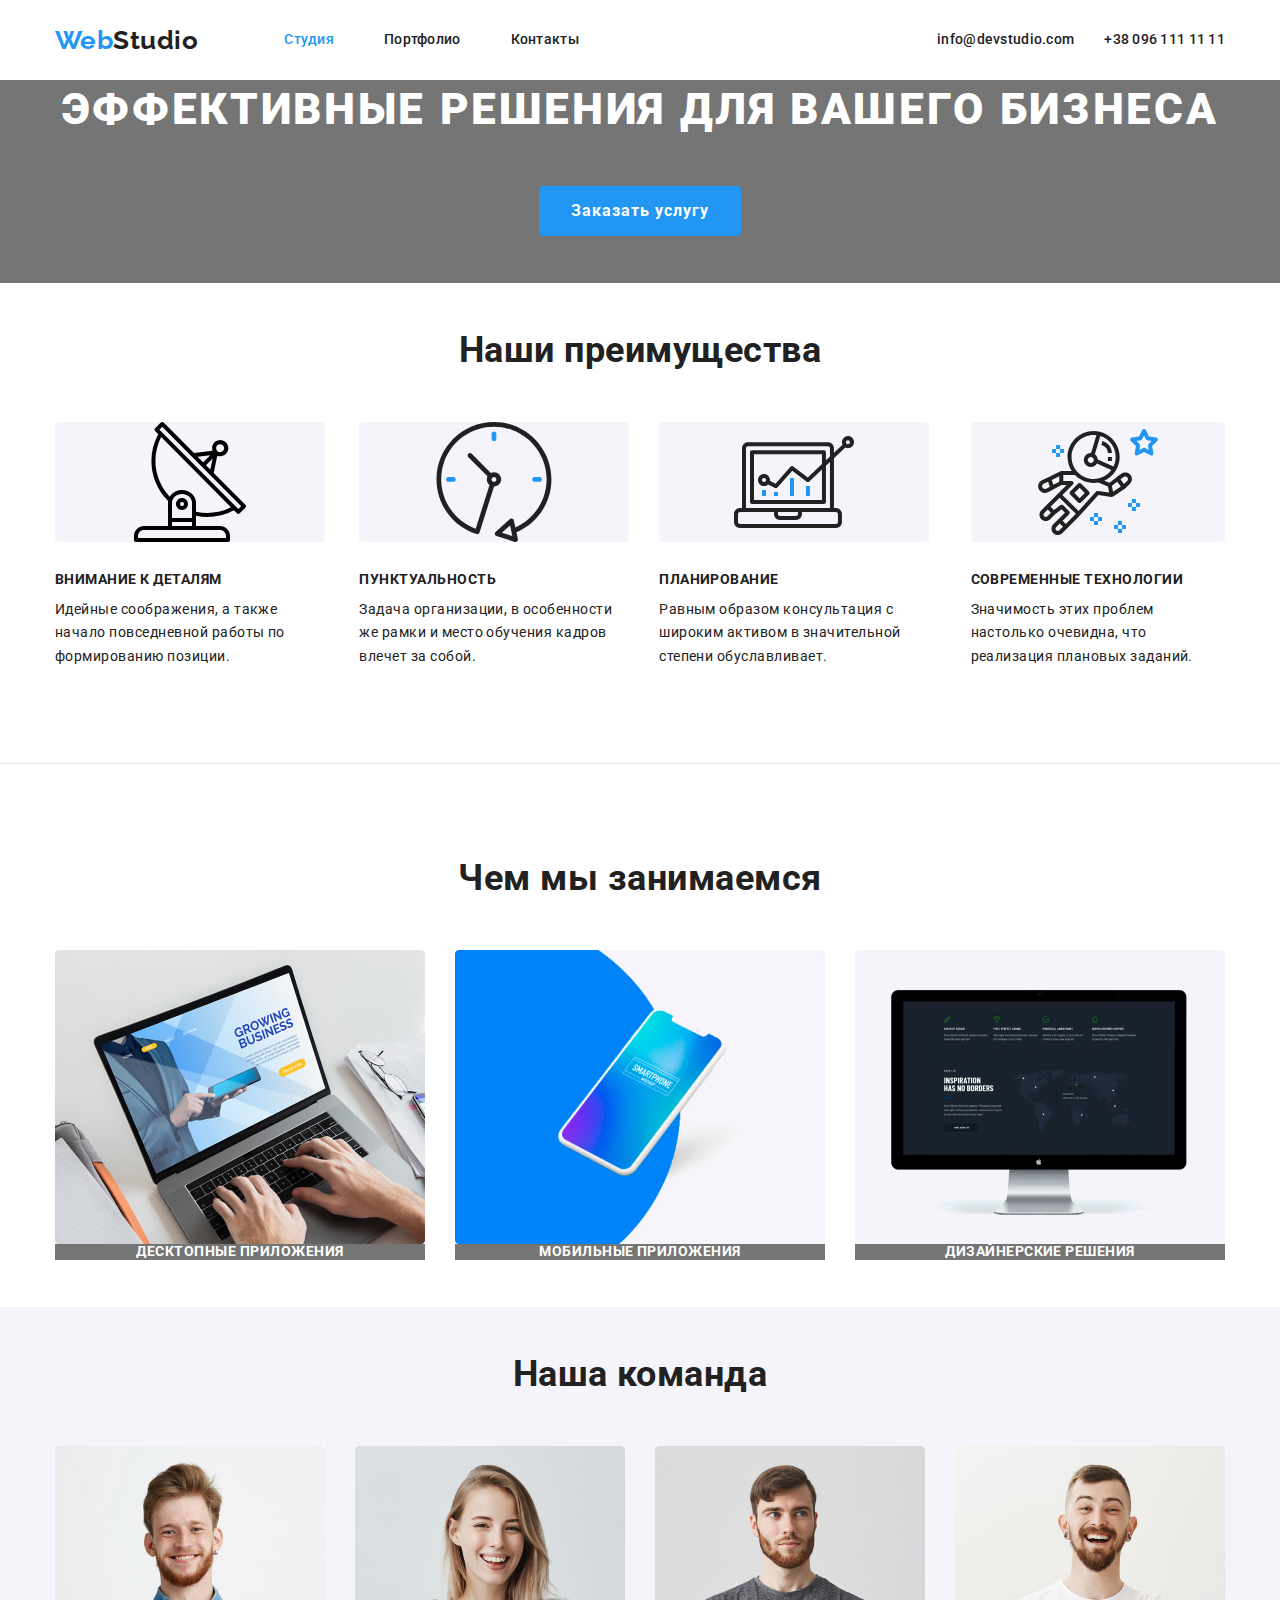
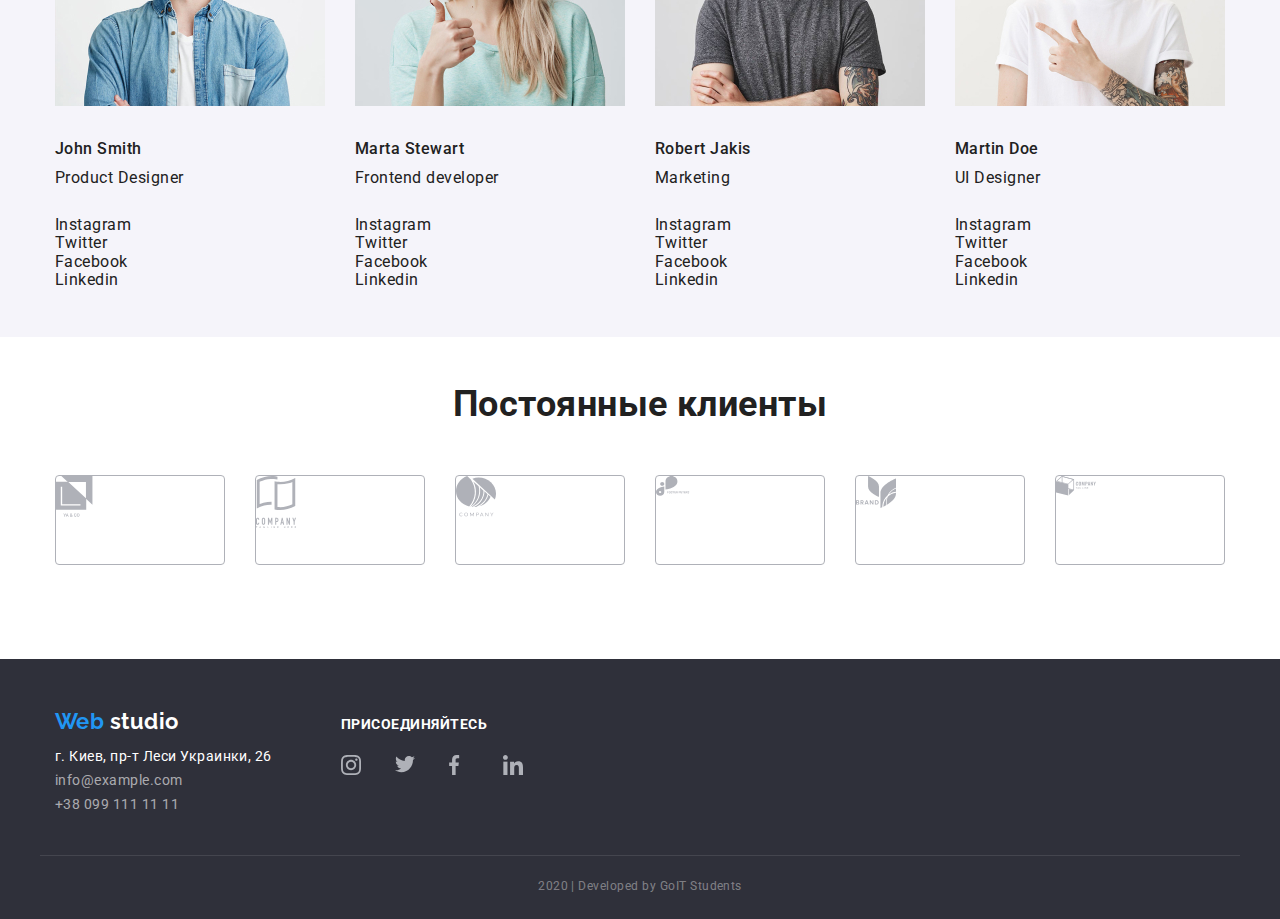
<file: index.html>
<!DOCTYPE html>
<html lang="ru">
  <head>
    <meta charset="UTF-8" />
    <meta name="viewport" content="width=device-width, initial-scale=1.0" />
    <title>Web studio</title>
    <link
      href="https://fonts.googleapis.com/css2?family=Raleway:wght@700&family=Roboto:wght@400;500;700;900&display=swap"
      rel="stylesheet"
    />
    <link
      rel="stylesheet"
      href="https://cdnjs.cloudflare.com/ajax/libs/modern-normalize/0.6.0/modern-normalize.min.css"
    />
    <link rel="stylesheet" href="./css/styles.css" />
  </head>

  <body class="page">
    <!--Шапка профиля-->
    <header class="header">
      <div class="container main-nav">
        <a href="#" lang="en" class="logo link">
          <span class="logo">Web</span>Studio
        </a>

        <ul class="site-nav list">
          <li class="nav-item">
            <a href="./index.html" class="link current">Студия</a>
          </li>
          <li class="nav-item">
            <a href="./portfolio.html" class="link">Портфолио</a>
          </li>
          <li class="nav-item">
            <a href="#" class="link">Контакты</a>
          </li>
        </ul>

        <ul class="list flex-contacts">
          <li class="contacts-item">
            <a href="mailto:info@devstudio.com" class="header-link link">
              info@devstudio.com</a
            >
          </li>
          <li class="contacts-item">
            <a href="tel:+380961111111" class="header-link link">
              +38 096 111 11 11</a
            >
          </li>
        </ul>
      </div>
    </header>

    <!--Главный и основной контент этой страницы-->
    <main>
      <!--Герой страницы-->
      <section class="hero">
        <h1 class="title">эффективные решения для вашего бизнеса</h1>
        <a href="#" class="hero-button link">Заказать услугу</a>
      </section>
      <!--Наши преимущества-->
      <section class="section features">
        <div class="container">
          <h2 class="section-title">Наши преимущества</h2>
          <ul class="features list">
            <li class="feature-item">
              <img
                width="70"
                height="70"
                src="./images/antenna.svg"
                alt="Антенна"
                class="feature-icon"
              />
              <h3 class="features-title">Внимание к деталям</h3>
              <p class="features-text">
                Идейные соображения, а также начало повседневной работы по
                формированию позиции.
              </p>
            </li>
            <li class="feature-item">
              <img
                src="./images/clock.svg"
                width="70"
                height="70"
                alt="Часы"
                class="feature-icon"
              />
              <h3 class="features-title">Пунктуальность</h3>
              <p class="features-text">
                Задача организации, в особенности же рамки и место обучения
                кадров влечет за собой.
              </p>
            </li>
            <li class="feature-item">
              <img
                src="./images/pc.svg"
                width="70"
                height="70"
                alt="Компьютер"
                class="feature-icon"
              />
              <h3 class="features-title">Планирование</h3>
              <p class="features-text">
                Равным образом консультация с широким активом в значительной
                степени обуславливает.
              </p>
            </li>
            <li class="feature-item">
              <img
                src="./images/astronaut.svg"
                width="70"
                height="70"
                alt="Человек"
                class="feature-icon"
              />
              <h3 class="features-title">Современные технологии</h3>
              <p class="features-text">
                Значимость этих проблем настолько очевидна, что реализация
                плановых заданий.
              </p>
            </li>
          </ul>
        </div>
      </section>
      <!--Секция о деятельности студии-->
      <section class="section work">
        <div class="container">
          <h2 class="section-title">Чем мы занимаемся</h2>
          <ul class="work list">
            <li class="work-item">
              <a href="#" class="link">
                <img
                  src="./images/laptop.jpg"
                  width="370"
                  height="294"
                  alt="Ноутбук"
                />

                <h3 class="work-title">Десктопные приложения</h3>
              </a>
            </li>
            <li class="work-item">
              <a href="#" class="link">
                <img
                  src="./images/smartphone.jpg"
                  width="370"
                  height="294"
                  alt="Телефон"
                />

                <h3 class="work-title">Мобильные приложения</h3>
              </a>
            </li>
            <li class="work-item">
              <a href="#" class="link">
                <img
                  src="./images/computer.jpg"
                  width="370"
                  height="294"
                  alt="Компьютер"
                />

                <h3 class="work-title">Дизайнерские решения</h3>
              </a>
            </li>
          </ul>
        </div>
      </section>
      <!--Секция о сотрудниках студии-->
      <section class="section worker">
        <div class="container">
          <h2 class="section-title">Наша команда</h2>
          <ul class="worker list">
            <li class="worker-item">
              <a href="#" class="worker link">
                <img
                  src="./images/smith.jpg"
                  width="270"
                  height="260"
                  alt="Джон Смит"
                />
              </a>

              <h3 lang="en" class="worker-title">John Smith</h3>
              <p lang="en" class="worker-text">Product Designer</p>

              <ul class="list">
                <li>
                  <a href="#" aria-label="Ссылка на Инстаграм" class="link"
                    >Instagram</a
                  >
                </li>
                <li>
                  <a href="#" aria-label="Ссылка на Твитер" class="link"
                    >Twitter</a
                  >
                </li>
                <li>
                  <a href="#" aria-label="Ссылка на Фейсбук" class="link"
                    >Facebook</a
                  >
                </li>
                <li>
                  <a href="#" aria-label="Ссылка на Линкедин" class="link"
                    >Linkedin</a
                  >
                </li>
              </ul>
            </li>
            <li class="worker-item">
              <a href="#" class="worker link">
                <img
                  src="./images/stewart.jpg"
                  width="270"
                  height="260"
                  alt="Марта Стюарт"
                />
              </a>

              <h3 lang="en" class="worker-title">Marta Stewart</h3>
              <p lang="en" class="worker-text">Frontend developer</p>

              <ul class="list">
                <li>
                  <a href="#" aria-label="Ссылка на Инстаграм" class="link"
                    >Instagram</a
                  >
                </li>
                <li>
                  <a href="#" aria-label="Ссылка на Твитер" class="link"
                    >Twitter</a
                  >
                </li>
                <li>
                  <a href="#" aria-label="Ссылка на Фейсбук" class="link"
                    >Facebook</a
                  >
                </li>
                <li>
                  <a href="#" aria-label="Ссылка на Линкедин" class="link"
                    >Linkedin</a
                  >
                </li>
              </ul>
            </li>
            <li class="worker-item">
              <a href="#" class="worker link">
                <img
                  src="./images/jakis.jpg"
                  width="270"
                  height="260"
                  alt="Роберт Джакис"
                />
              </a>

              <h3 lang="en" class="worker-title">Robert Jakis</h3>
              <p lang="en" class="worker-text">Marketing</p>

              <ul class="list">
                <li>
                  <a href="#" aria-label="Ссылка на Инстаграм" class="link"
                    >Instagram</a
                  >
                </li>
                <li>
                  <a href="#" aria-label="Ссылка на Твитер" class="link"
                    >Twitter</a
                  >
                </li>
                <li>
                  <a href="#" aria-label="Ссылка на Фейсбук" class="link"
                    >Facebook</a
                  >
                </li>
                <li>
                  <a href="#" aria-label="Ссылка на Линкедин" class="link"
                    >Linkedin</a
                  >
                </li>
              </ul>
            </li>
            <li class="worker-item">
              <a href="#" class="worker link">
                <img
                  src="./images/doe.jpg"
                  width="270"
                  height="260"
                  alt="Мартин Дое"
                />
              </a>

              <h3 lang="en" class="worker-title">Martin Doe</h3>
              <p lang="en" class="worker-text">UI Designer</p>

              <ul class="list">
                <li>
                  <a href="#" aria-label="Ссылка на Инстаграм" class="link"
                    >Instagram</a
                  >
                </li>
                <li>
                  <a href="#" aria-label="Ссылка на Твитер" class="link"
                    >Twitter</a
                  >
                </li>
                <li>
                  <a href="#" aria-label="Ссылка на Фейсбук" class="link"
                    >Facebook</a
                  >
                </li>
                <li>
                  <a href="#" aria-label="Ссылка на Линкедин" class="link"
                    >Linkedin</a
                  >
                </li>
              </ul>
            </li>
          </ul>
        </div>
      </section>
      <!--Секция о постоянных клиентах-->
      <section class="section clients">
        <div class="container">
          <h2 class="section-title">Постоянные клиенты</h2>
          <ul class="users list">
            <li class="user-item">
              <a href="#" class="link">
                <img
                  src="./images/ya&co.svg"
                  width="40"
                  height="52"
                  alt="Я и ко"
                />
              </a>
            </li>
            <li class="user-item">
              <a href="#" class="link">
                <img
                  src="./images/tagline.svg"
                  width="40"
                  height="52"
                  alt="Теглайн"
                />
              </a>
            </li>
            <li class="user-item">
              <a href="#" class="link">
                <img
                  src="./images/company.svg"
                  width="40"
                  height="52"
                  alt="Компания"
                />
              </a>
            </li>
            <li class="user-item">
              <a href="#" class="link">
                <img
                  src="./images/foster.svg"
                  width="40"
                  height="52"
                  alt="Фостер Петерс"
                />
              </a>
            </li>
            <li class="user-item">
              <a href="#" class="link">
                <img
                  src="./images/brand.svg"
                  width="40"
                  height="52"
                  alt="Бренд"
                />
              </a>
            </li>
            <li class="user-item">
              <a href="#" class="link">
                <img
                  src="./images/comtag.svg"
                  width="40"
                  height="52"
                  alt="Компания Теглайн"
                />
              </a>
            </li>
          </ul>
        </div>
      </section>
    </main>
    <!--Подвал страницы-->
    <footer class="footer-page">
      <div class="container footer">
        <div class="contacts">
          <a href="#" lang="en" class="footer-logo link">
            <span class="footer-logo">Web</span> studio</a
          >
          <address>
            <ul class="list footer">
              <li>
                <a href="#" class="address link"
                  >г. Киев, пр-т Леси Украинки, 26</a
                >
              </li>
              <li>
                <a href="mailto:info@example.com" class="address-link link">
                  info@example.com</a
                >
              </li>
              <li>
                <a href="tel:380991111111" class="address-link link"
                  >+38 099 111 11 11</a
                >
              </li>
            </ul>
          </address>
        </div>
        <div class="socials">
          <b class="join">Присоединяйтесь</b>
          <ul class="list social">
            <li class="social-item">
              <a href="#" class="link social-img">
                <img src="./images/instagram.svg" alt="Ссылка на Инстаграм" />
              </a>
            </li>
            <li class="social-item">
              <a href="#" class="link social-img">
                <img src="./images/twitter.svg" alt="Ссылка на Твитер" />
              </a>
            </li>
            <li class="social-item">
              <a href="#" class="link social-img">
                <img src="./images/facebook.svg" alt="Ссылка на Фейсбук" />
              </a>
            </li>
            <li class="social-item">
              <a href="#" class="link social-img">
                <img src="./images/linkedin.svg" alt="Ссылка на Линкедин" />
              </a>
            </li>
          </ul>
        </div>
      </div>
      <p class="copyright container">2020 | Developed by GoIT Students</p>
    </footer>
  </body>
</html>

<!-- <a href="#" aria-label="Ссылка на Инстаграм" class="link"
                  >Instagram</a
                >
              </li>
              <li class="social-item">
                <a href="#" aria-label="Ссылка на Твитер" class="link"
                  >Twitter</a
                >
              </li>
              <li class="social-item">
                <a href="#" aria-label="Ссылка на Фейсбук" class="link"
                  >Facebook</a
                >
              </li>
              <li class="social-item">
                <a href="#" aria-label="Ссылка на Линкедин" class="link"
                  >Linkedin</a
                > -->
</file>
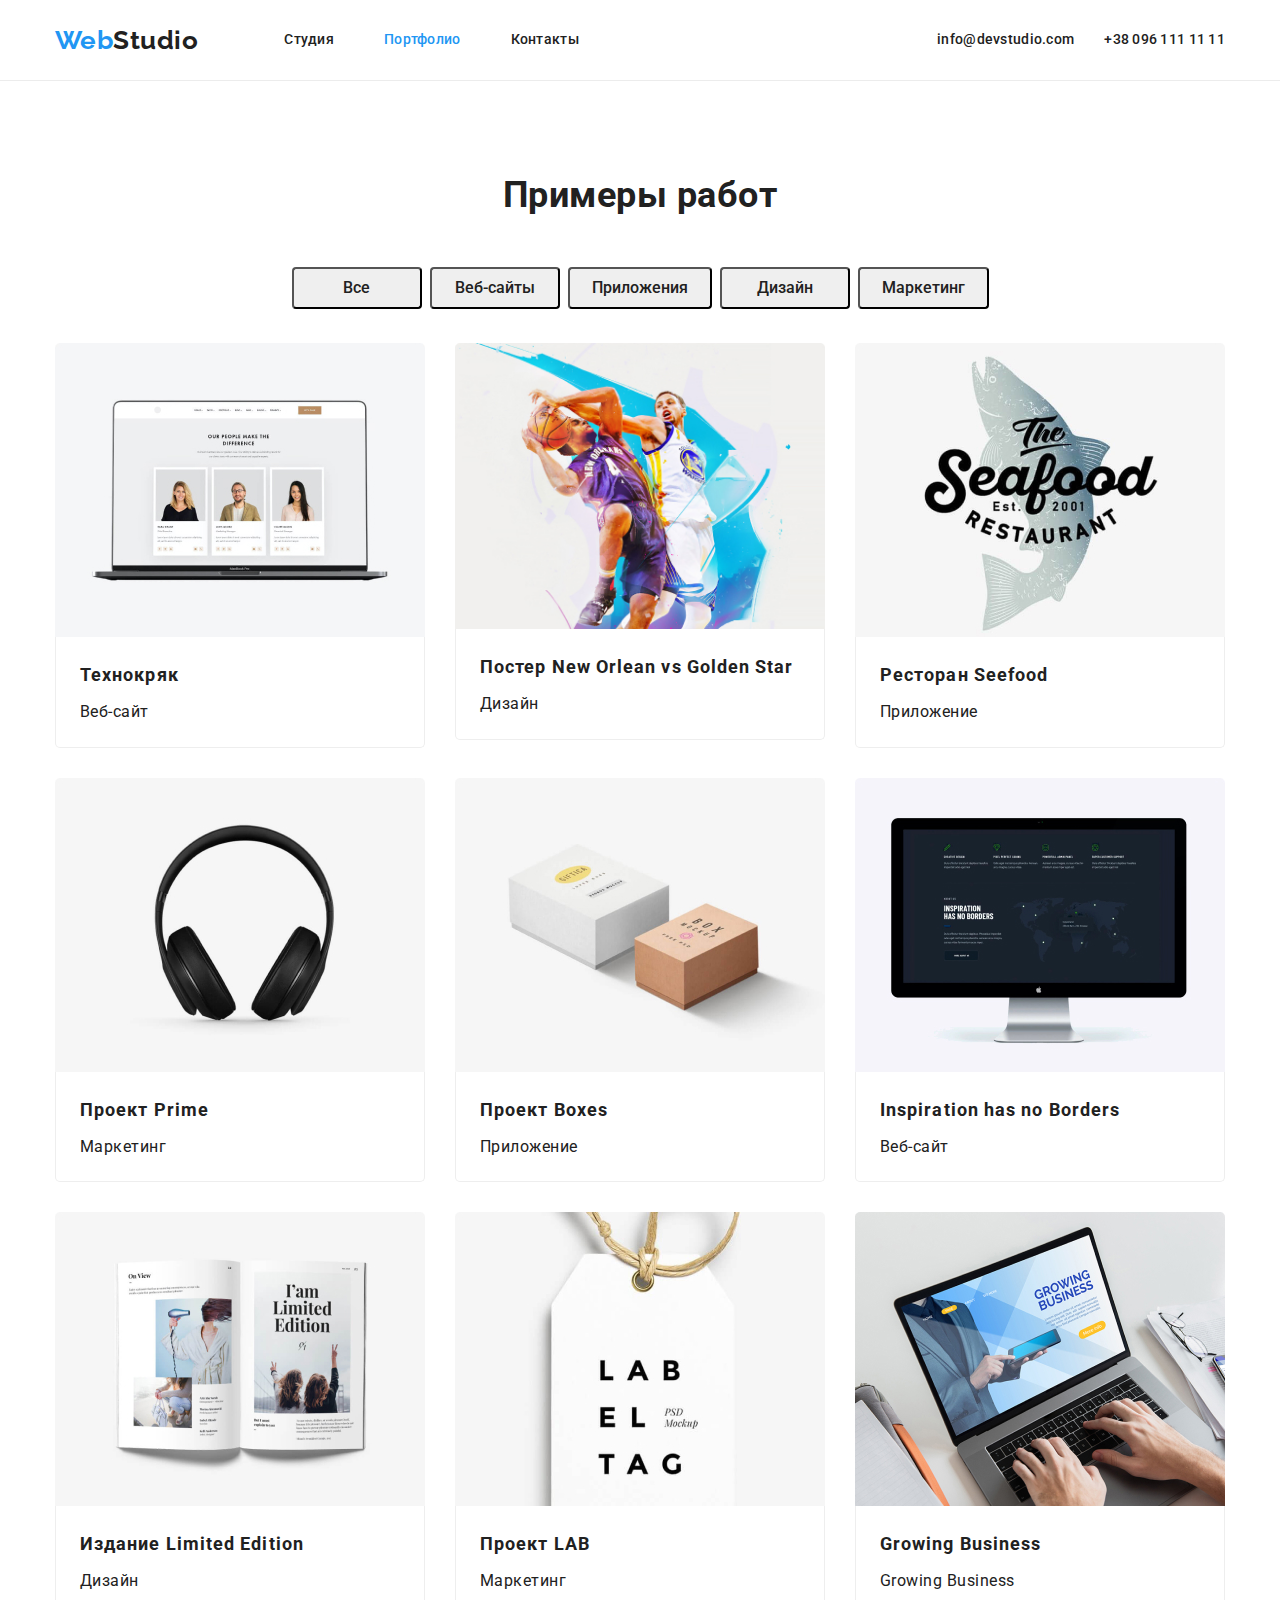
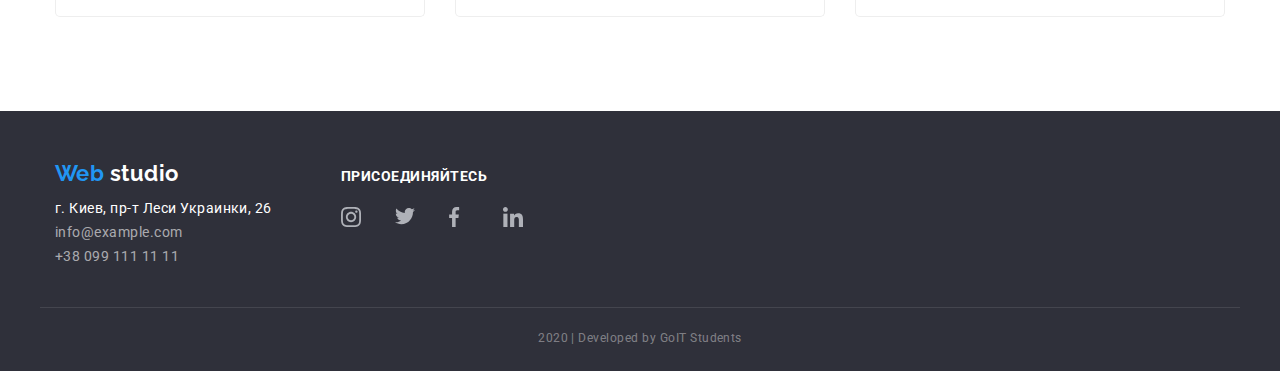
<file: portfolio.html>
<!DOCTYPE html>
<html lang="ru">
  <head>
    <meta charset="UTF-8" />
    <meta name="viewport" content="width=device-width, initial-scale=1.0" />
    <title>Web studio</title>
    <link
      href="https://fonts.googleapis.com/css2?family=Raleway:wght@700&family=Roboto:wght@400;500;700;900&display=swap"
      rel="stylesheet"
    />
    <link
      rel="stylesheet"
      href="https://cdnjs.cloudflare.com/ajax/libs/modern-normalize/0.6.0/modern-normalize.min.css"
    />
    <link rel="stylesheet" href="./css/styles.css" />
  </head>

  <body class="page">
    <!--Шапка профиля-->
    <header class="header">
      <div class="container main-nav">
        <a href="#" lang="en" class="logo link">
          <span class="logo">Web</span>Studio
        </a>

        <ul class="site-nav list">
          <li class="nav-item">
            <a href="./index.html" class="link">Студия</a>
          </li>
          <li class="nav-item">
            <a href="./portfolio.html" class="link current">Портфолио</a>
          </li>
          <li class="nav-item">
            <a href="#" class="link">Контакты</a>
          </li>
        </ul>

        <ul class="list flex-contacts">
          <li class="contacts-item">
            <a href="mailto:info@devstudio.com" class="header-link link">
              info@devstudio.com</a
            >
          </li>
          <li class="contacts-item">
            <a href="tel:+380961111111" class="header-link link">
              +38 096 111 11 11</a
            >
          </li>
        </ul>
      </div>
    </header>
    <main>
      <!-- Примеры работ -->
      <section class="section projects">
        <div class="container">
          <h1 class="section-title">Примеры работ</h1>
          <!-- Навигация нашей секции -->
          <nav class="btn">
            <ul class="list button-list">
              <li class="btn-item">
                <button type="button" class="button">Все</button>
              </li>
              <li class="btn-item">
                <button type="button" class="button">Веб-сайты</button>
              </li>
              <li class="btn-item">
                <button type="button" class="button">Приложения</button>
              </li>
              <li class="btn-item">
                <button type="button" class="button">Дизайн</button>
              </li>
              <li class="btn-item">
                <button type="button" class="button">Маркетинг</button>
              </li>
            </ul>
          </nav>
          <!-- Примеры работ -->
          <ul class="example list">
            <li class="example-item">
              <a href="#" class="link">
                <img
                  src="./images/techno.jpg"
                  width="370"
                  height="294"
                  alt="Веб
              страница"
                  class="portfolio-link"
                />
                <div class="examples">
                  <h2 class="example-title">Технокряк</h2>
                  <p class="example-text">Веб-сайт</p>
                </div>
                <!-- <p class="content-text"> 
                Технокряк это современная площадка распространения коронавируса.
                Компании используют эту платформу для цифрового шпионажа и атак
                на защищённые сервера конкурентов.
              </p>
              -->
              </a>
            </li>
            <li class="example-item">
              <a href="#" class="link">
                <img
                  src="./images/neworlean.jpg"
                  width="370"
                  height="294"
                  alt="Постер с баскетболистами"
                  class="portfolio-link"
                />
                <div class="examples">
                  <h2 class="example-title">
                    Постер New Orlean vs Golden Star
                  </h2>
                  <p class="example-text">Дизайн</p>
                </div>
                <!-- <p class="content-text"> 
                              Технокряк это современная площадка распространения коронавируса.
                              Компании используют эту платформу для цифрового шпионажа и атак
                              на защищённые сервера конкурентов.
                            </p>
                            -->
              </a>
            </li>
            <li class="example-item">
              <a href="#" class="link">
                <img
                  src="./images/seafood.jpg"
                  width="370"
                  height="294"
                  alt="Логотип ресторана"
                  class="portfolio-link"
                />
                <div class="examples">
                  <h2 class="example-title">Ресторан Seefood</h2>
                  <p class="example-text">Приложение</p>
                </div>
                <!-- <p class="content-text"> 
                              Технокряк это современная площадка распространения коронавируса.
                              Компании используют эту платформу для цифрового шпионажа и атак
                              на защищённые сервера конкурентов.
                            </p>
                            -->
              </a>
            </li>
            <li class="example-item">
              <a href="#" class="link">
                <img
                  src="./images/prime.jpg"
                  width="370"
                  height="294"
                  alt="Наушники"
                  class="portfolio-link"
                />
                <div class="examples">
                  <h2 class="example-title">Проект Prime</h2>
                  <p class="example-text">Маркетинг</p>
                </div>
                <!-- <p class="content-text"> 
                              Технокряк это современная площадка распространения коронавируса.
                              Компании используют эту платформу для цифрового шпионажа и атак
                              на защищённые сервера конкурентов.
                            </p>
                            -->
              </a>
            </li>
            <li class="example-item">
              <a href="#" class="link">
                <img
                  src="./images/boxes.jpg"
                  width="370"
                  height="294"
                  alt="Фото коробок"
                  class="portfolio-link"
                />
                <div class="examples">
                  <h2 class="example-title">Проект Boxes</h2>
                  <p class="example-text">Приложение</p>
                </div>
                <!-- <p class="content-text"> 
                              Технокряк это современная площадка распространения коронавируса.
                              Компании используют эту платформу для цифрового шпионажа и атак
                              на защищённые сервера конкурентов.
                            </p>
                            -->
              </a>
            </li>
            <li class="example-item">
              <a href="#" class="link">
                <img
                  src="./images/inspiration.jpg"
                  width="370"
                  height="294"
                  alt="Компьютер"
                  class="portfolio-link"
                />
                <div class="examples">
                  <h2 class="example-title">Inspiration has no Borders</h2>
                  <p class="example-text">Веб-сайт</p>
                </div>
                <!-- <p class="content-text"> 
                              Технокряк это современная площадка распространения коронавируса.
                              Компании используют эту платформу для цифрового шпионажа и атак
                              на защищённые сервера конкурентов.
                            </p>
                            -->
              </a>
            </li>
            <li class="example-item">
              <a href="#" class="link">
                <img
                  src="./images/limited.jpg"
                  width="370"
                  height="294"
                  alt="Журнал"
                  class="portfolio-link"
                />
                <div class="examples">
                  <h2 class="example-title">Издание Limited Edition</h2>
                  <p class="example-text">Дизайн</p>
                </div>
                <!-- <p class="content-text"> 
                              Технокряк это современная площадка распространения коронавируса.
                              Компании используют эту платформу для цифрового шпионажа и атак
                              на защищённые сервера конкурентов.
                            </p>
                            -->
              </a>
            </li>
            <li class="example-item">
              <a href="#" class="link">
                <img
                  src="./images/lab.jpg"
                  width="370"
                  height="294"
                  alt="Брелок"
                  class="portfolio-link"
                />
                <div class="examples">
                  <h2 class="example-title">Проект LAB</h2>
                  <p class="example-text">Маркетинг</p>
                </div>
                <!-- <p class="content-text"> 
                              Технокряк это современная площадка распространения коронавируса.
                              Компании используют эту платформу для цифрового шпионажа и атак
                              на защищённые сервера конкурентов.
                            </p>
                            -->
              </a>
            </li>
            <li class="example-item">
              <a href="#" class="link">
                <img
                  src="./images/growing.jpg"
                  width="370"
                  height="294"
                  alt="Ноутбук"
                  class="portfolio-link"
                />
                <div class="examples">
                  <h2 class="example-title">Growing Business</h2>
                  <p class="example-text">Growing Business</p>
                </div>
                <!-- <p class="content-text"> 
                              Технокряк это современная площадка распространения коронавируса.
                              Компании используют эту платформу для цифрового шпионажа и атак
                              на защищённые сервера конкурентов.
                            </p>
                            -->
              </a>
            </li>
          </ul>
        </div>
      </section>
    </main>
    <!--Подвал страницы-->
    <footer class="footer-page">
      <div class="container footer">
        <div class="contacts">
          <a href="#" lang="en" class="footer-logo link">
            <span class="footer-logo">Web</span> studio</a
          >
          <address>
            <ul class="list footer">
              <li>
                <a href="#" class="address link"
                  >г. Киев, пр-т Леси Украинки, 26</a
                >
              </li>
              <li>
                <a href="mailto:info@example.com" class="address-link link">
                  info@example.com</a
                >
              </li>
              <li>
                <a href="tel:380991111111" class="address-link link"
                  >+38 099 111 11 11</a
                >
              </li>
            </ul>
          </address>
        </div>
        <div class="socials">
          <b class="join">Присоединяйтесь</b>
          <ul class="list social">
            <li class="social-item">
              <a href="#" class="link social-img">
                <img src="./images/instagram.svg" alt="Ссылка на Инстаграм" />
              </a>
            </li>
            <li class="social-item">
              <a href="#" class="link social-img">
                <img src="./images/twitter.svg" alt="Ссылка на Твитер" />
              </a>
            </li>
            <li class="social-item">
              <a href="#" class="link social-img">
                <img src="./images/facebook.svg" alt="Ссылка на Фейсбук" />
              </a>
            </li>
            <li class="social-item">
              <a href="#" class="link social-img">
                <img src="./images/linkedin.svg" alt="Ссылка на Линкедин" />
              </a>
            </li>
          </ul>
        </div>
      </div>
      <p class="copyright container">2020 | Developed by GoIT Students</p>
    </footer>
  </body>
</html>
</file>
<file: css/styles.css>
/* Утилиты */

:root {
    --primary-title-color: #212121;
    --primary-text-color: color: #757575;
    --accent-color: #2196F3;
    --primary-white-color: #ffffff;
    --secondary-bg-color: #F5F4FA;
    
}
body {
    margin: 0;
  font-family: roboto, sans-serif;
  letter-spacing: 0.03em;
  color: var(--primary-title-color);
  background-color: var(--primary-white-color);
}
.link {
    display: block;
    font-family: inherit;
    color: var(--primary-title-color);
    text-decoration: none;
}
.link:hover, .link:focus {
    color: var(--accent-color);
}
.list {
    padding-left: 0;
    margin-top: 0;
    margin-bottom: 0;
    list-style: none;
}
.section {
    padding-top: 47px;
    padding-bottom: 47px;
}

.container {
    width: 1200px;
    padding-left: 15px;
    padding-right: 15px;
    margin-right: auto;
    margin-left: auto;
    
    
}
img {
    display: block;
    max-width: 100%;
    height: auto;
}
/* Header */

.main-nav {
    display: flex;
    align-items: center; 
    
    height: 80px; 
    
}

/* Logo */

.logo {
  font-family: raleway, sans-serif;
  color: var(--primary-title-color);
 text-decoration: none;
 font-weight: 700;
font-size: 26px;
line-height: 1.19;
}
.logo:hover, .logo:focus {
    color: var(--accent-color);
}

.logo span {
  color: var(--accent-color);
}
/* Site navigation */
.site-nav {
display: flex;
margin-left: 86px;
}
.nav-item {
    margin-right: 50px;
}
.nav-item:last-child {
    margin-right: 0;
}
.site-nav .link {
    display: block;
    padding-top: 10px;
    padding-bottom: 10px;
font-family: inherit;
    color: var(--primary-title-color);
    
font-weight: 500;
font-size: 14px;
line-height: 1.14;
letter-spacing: 0.02em;
}
.site-nav .link:hover, .site-nav .link:focus {
    color: var(--accent-color);
}
.site-nav .link.current {
    color: var(--accent-color);

}
/* Header link */
.flex-contacts {
    display: flex;
    margin-left: auto;
}
.contacts-item {
    margin-right: 30px;
}
.contacts-item:last-child {
    margin-right: 0;
}
.header-link {
font-weight: 500;
font-size: 14px;
line-height: 1.14;
letter-spacing: 0.02em;
color: var(--primary-text-color);
text-decoration: none;

}
.header-link:hover, .header-link:focus {
    color: var(--accent-color);
}
/* Hero */
.hero {
    text-align: center; 
    padding-bottom: 47px;
    background-color: #757575;
}

.hero .title {
    margin-top: 0;
    margin-bottom: 46px;
   
font-weight: 900;
font-size: 44px;
line-height: 1.36;
letter-spacing: 0.06em;
text-transform: uppercase;
color: var(--primary-white-color);
background-color: #757575;
}
.hero-button {
    display: inline-block;
    padding: 10px 32px;
    border-radius: 4px;
    min-width: 200px;
height: 50px;

font-weight: 700;
font-size: 16px;
line-height: 1.87;
letter-spacing: 0.06em;
color: var(--primary-white-color);
background-color: var(--accent-color);
text-decoration: none;

}
/* Feature section */
.section.features {
    padding-bottom: 94px;
    border-bottom: 1px solid #ECECEC;
}

.features.list {
    display: flex;
}
.feature-item {
    width: calc((100%-90px)/4);
    margin-right: 30px;
}
.feature-item:last-child {
    margin-right: 0;
}
.feature-icon {
    width: 270px;
height: 120px; 

border-radius: 4px;
    background-color: var(--secondary-bg-color);
}
.feature-icon:hover, .feature-icon:focus {
    background-color: var(--accent-color);
}

.section-title {
    margin-top: 0;
    margin-bottom: 50px;
    

font-size: 36px;
line-height: 1.16;
text-align: center;
}

.features-title {
    margin-top: 30px;
    margin-bottom: 10px;
    

font-size: 14px;
line-height: 1.14;
text-transform: uppercase;

}
.features-text {
    margin-top: 0;
    margin-bottom: 0;
    
font-size: 14px;
line-height: 1.71;
color: var(--primary-text-color);

}
/* Work section */
.section.work {
    padding-top: 94px;
}

.work.list {
    display: flex;
    /* justify-content: space-between */
}

.work-title {
    margin-top: 0;
    margin-bottom: 0;
    
font-size: 14px;
line-height: 1.14;
text-align: center;
text-transform: uppercase;
color: var(--primary-white-color);
background-color: #757575;
}
.work-item {
    width: calc((100%-60px)/3);
    margin-right: 30px;
}
.work-item:last-child {
    margin-right: 0;
}

/* Worker section */
.section.worker {
    background-color: var(--secondary-bg-color);
}

.worker.list {
    display: flex;
}
.worker-item { 
    width: calc((100%-90px)/4);
    margin-right: 30px;
}
.worker-item:last-child {
    margin-right: 0;
}
    
.worker.link {
    display: inline-block;
    margin-bottom: 30px;
}

.worker-title {
    margin-top: 0;
    margin-bottom: 10px;
font-weight: 500;
font-size: 16px;
line-height: 1.18;
}
.worker-text {
    margin-top: 0;
    margin-bottom: 28px;
font-size: 16px;
line-height: 1.18;
color: var(--primary-text-color);
}
/* Clients section */
.section.clients {
    padding-bottom: 94px;
}

.users.list {
    display: flex;

}
.user-item {
    width: 170px;
    height: 90px;
    margin-right: 30px;
    border: 1px solid #AFB1B8;
border-radius: 4px

}
.user-item:last-child {
    margin-right: 0;
}
.user-item:focus, .user-item:hover {
    background-color: var(--accent-color);
}


/* Footer */
.footer-page {
    background-color:#2F303A;
}
   

.container.footer {
    display: flex;
    align-items: baseline;
}
.contacts {
    margin-top: 48px;
    margin-bottom: 28px;
    margin-right: 69px;
}

 .footer-logo { 
    font-family: Raleway;
    color: var(--primary-white-color);
    

font-weight: 700;
font-size: 22px;
line-height: 1.18;
text-decoration: none;
margin-bottom: 10px;


}
.footer-logo span {
    color: var(--accent-color);
} 
.footer.list {
    font-style: normal;

}

.address {
font-size: 14px;
line-height: 1.71;
color: var(--primary-white-color);
}
.address-link {
font-size: 14px;
line-height: 1.71;
color: rgba(255, 255, 255, 0.6);
}

.socials {
    margin-top: 56px;
    margin-bottom: 56px;
    margin-right: 94px;
}
.join {
font-weight: 700;
font-size: 14px;
line-height: 1.14;
text-transform: uppercase;
color: var(--primary-white-color);
}
.social.list {
    display: flex;
    margin-top: 21px;
    
}

.social-item {
    margin-right: 10px;


}
.social-item:last-child {
    margin-right: 0;
}
.social-img {
    width: 44px;
    height: 44px;
}
.social-img.link:hover, .social-img.link:focus {
    background-color: var(--accent-color);
}
.copyright {
    border-top: 1px solid rgba(255, 255, 255, 0.1);
    margin-top: 0;
    margin-bottom: 0;
    padding-top: 18px;
    padding-bottom: 21px;
    font-size: 12px;
line-height: 2;
text-align: center;

color: rgba(255, 255, 255, 0.4);
}






/* PORTFOLIO */
/* Portfolio filters */
.section.projects {
    padding-top: 94px;
    padding-bottom: 94px;
    border-top: 1px solid #ECECEC;

}

/* Button */
  .btn {  
    
    margin-bottom: 34px;
}
.button-list {
    display: flex;
    justify-content: center;
    
}
.btn-item {
    margin-right: 8px;
}
.btn-item:last-child {
    margin-right: 0;
}

.button {
    display: inline-block;
    min-width: 130px;
     min-height: 38px;
     border-radius: 4px;
     padding: 6px 22px;
    

    font-family: inherit;
    color: var(--primary-title-color);
font-weight: 500;
font-size: 16px;
line-height: 1.62;
text-align: center;
}

.button:hover, .button:focus {
    color: var(--accent-color);
}
/* Portfolio examples  */

.example.list {
    display: flex;
    flex-wrap: wrap;
}
.example-item {
    width: calc((100%-60px)/3);
    margin-right: 30px;
    margin-bottom: 30px;
}
.example-item:nth-child(3n) {
    margin-right: 0;
}
.example-item:nth-last-child(-n+3) {
    margin-bottom: 0;
}


.examples {
    padding: 20px 24px;
    
    border-right: 1px solid #EEEEEE;
    border-left: 1px solid #EEEEEE;
    border-bottom: 1px solid #EEEEEE;
 
border-bottom-left-radius: 5px;
border-bottom-right-radius: 5px;
}

.example-title {
    margin-top: 0;
    margin-bottom: 4px;

font-size: 18px;
line-height: 2;
letter-spacing: 0.06em;
}
.example-text {
    margin-top: 0;
    margin-bottom: 0;

font-size: 16px;
line-height: 1.87;
color: var(--primary-text-color);

}
 .content-text {
    
font-size: 18px;
line-height: 1.56;
color: var(--primary-white-color);
background-color: var(--accent-color);

}
</file>
